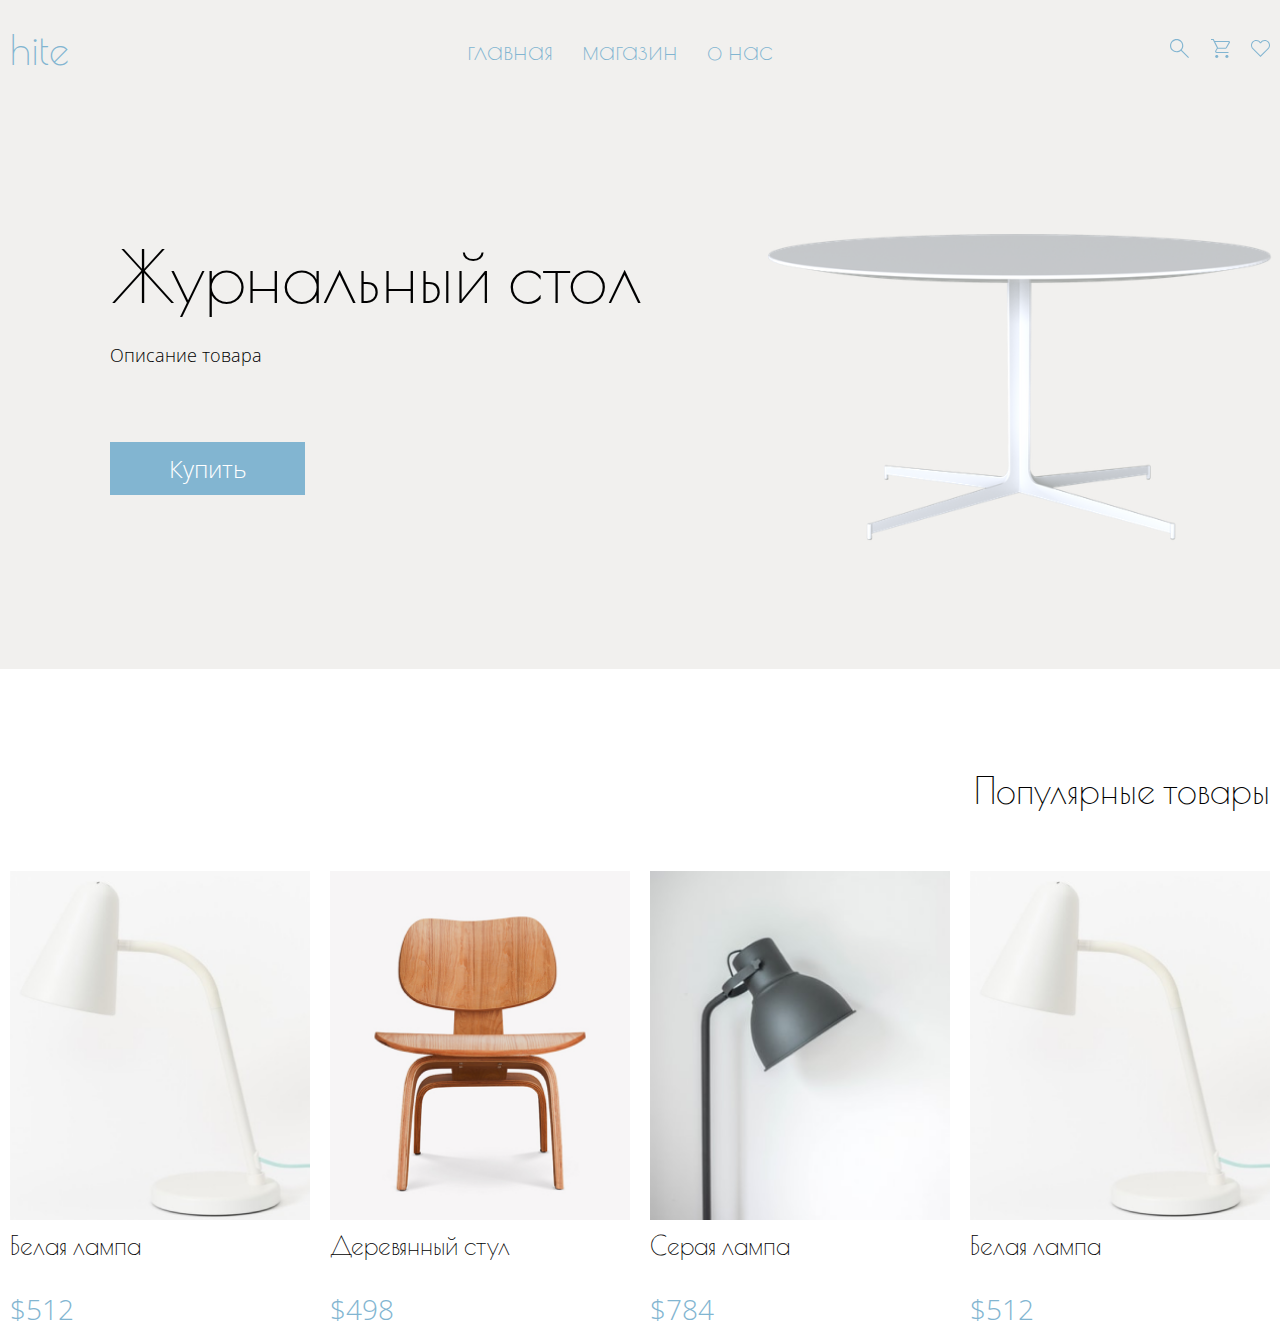
<file: index.html>
<!DOCTYPE html>
<html lang="en">
  <head>
    <meta charset="UTF-8" />
    <meta name="viewport" content="width=device-width, initial-scale=1.0" />
    <link rel="stylesheet" href="css/normalize.css" />
    <link rel="preconnect" href="https://fonts.googleapis.com" />
    <link rel="preconnect" href="https://fonts.gstatic.com" crossorigin />
    <link
      href="https://fonts.googleapis.com/css2?family=Open+Sans:ital,wght@0,300..800;1,300..800&family=Poiret+One&display=swap"
      rel="stylesheet"
    />
    <link rel="stylesheet" href="css/style.css" />
    <link
      type="image/x-icon"
      href="img/icons/favicon.svg"
      rel="shortcut icon"
    />
    <title>Главная</title>
  </head>
  <body>
    <header>
      <div class="header__container container">
        <div class="header__logo">hite</div>
        <ul class="header__menu">
          <li><a href="#" class="header__menu__link">главная</a></li>
          <li><a href="#" class="header__menu__link">магазин</a></li>
          <li><a href="#" class="header__menu__link">о нас</a></li>
        </ul>
        <ul class="header__nav">
          <li>
            <a href="#" class="header__nav__icon"
              ><img src="img/icons/search.svg" alt="поиск"
            /></a>
          </li>
          <li>
            <a href="#" class="header__nav__icon"
              ><img src="img/icons/basket.svg" alt="Корзина"
            /></a>
          </li>
          <li>
            <a href="#" class="header__nav__icon"
              ><img src="img/icons/favorites.svg" alt="Избранное"
            /></a>
          </li>
        </ul>
      </div>
    </header>
    <main>
      <article class="banner">
        <div class="banner__container container">
          <div class="banner__content">
            <h2 class="banner__title">Журнальный стол</h2>
            <p class="banner__description">Описание товара</p>
            <button type="button" class="banner__btn btn">Купить</button>
          </div>
          <div class="banner__img">
            <img src="img/banner.png" alt="товар" />
          </div>
        </div>
      </article>
      <article class="popular">
        <div class="popular__container container">
          <h2 class="popular__title">Популярные товары</h2>
          <div class="popular__products">
            <div class="product">
              <div class="product__img">
                <img src="img/lamp.png" alt="лампа белая" />
                <div class="product__action">
                  <a href="#" class="product__action__link">
                    <img src="img/icons/basket.svg" alt="Корзина" />
                  </a>
                  <a href="#" class="product__action__link">
                    <img src="img/icons/favorites.svg" alt="Избранное" />
                  </a>
                </div>
              </div>
              <div class="product__description">
                <h3 class="product__title">Белая лампа</h3>
                <p class="product__prise">$512</p>
              </div>
            </div>
            <div class="product">
              <div class="product__img">
                <img src="img/chair.png" alt="кресло" />
                <div class="product__action">
                  <a href="#" class="product__action__link">
                    <img src="img/icons/basket.svg" alt="Корзина" />
                  </a>
                  <a href="#" class="product__action__link">
                    <img src="img/icons/favorites.svg" alt="Избранное" />
                  </a>
                </div>
              </div>
              <div class="product__description">
                <h3 class="product__title">Деревянный стул</h3>
                <p class="product__prise">$498</p>
              </div>
            </div>
            <div class="product">
              <div class="product__img">
                <img src="img/lampdark.png" alt="лампа чёрная" />
                <div class="product__action">
                  <a href="#" class="product__action__link">
                    <img src="img/icons/basket.svg" alt="Корзина" />
                  </a>
                  <a href="#" class="product__action__link">
                    <img src="img/icons/favorites.svg" alt="Избранное" />
                  </a>
                </div>
              </div>
              <div class="product__description">
                <h3 class="product__title">Серая лампа</h3>
                <p class="product__prise">$784</p>
              </div>
            </div>
            <div class="product">
              <div class="product__img">
                <img src="img/lamp.png" alt="лампа белая" />
                <div class="product__action">
                  <a href="#" class="product__action__link">
                    <img src="img/icons/basket.svg" alt="Корзина" />
                  </a>
                  <a href="#" class="product__action__link">
                    <img src="img/icons/favorites.svg" alt="Избранное" />
                  </a>
                </div>
              </div>
              <div class="product__description">
                <h3 class="product__title">Белая лампа</h3>
                <p class="product__prise">$512</p>
              </div>
            </div>
          </div>
        </div>
      </article>
    </main>
    <script src="scripts/script.js"></script>
  </body>
</html>
</file>
<file: css/style.css>
html,
body {
  height: 100%;
}

body {
  font-family: "Poiret One", sans-serif;
  font-optical-sizing: auto;
  font-weight: 300;
  font-style: normal;
  margin: 0;
  padding: 0;
  box-sizing: border-box;
}

div {
  box-sizing: border-box;
}

img {
  width: 100%;
}

a {
  text-decoration: none;
  color: var(--text);
}
ul {
  list-style-type: none;
  margin: 0;
  padding: 0;
}

h1,
h2,
h3,
h4,
h5,
h6 {
  margin: 0;
}

/* Стилизация полосы прокрутки */
::-webkit-scrollbar {
  width: 10px; /* Ширина скроллбара */
}

/* Оформление ползунка скроллбара */
::-webkit-scrollbar-thumb {
  background-color: #666; /* Цвет ползунка */
  border-radius: 5px; /* Закругление углов */
}

/* Оформление трека скроллбара */
::-webkit-scrollbar-track {
  background-color: #999; /* Цвет трека */
}

:root {
  --primeryFont: "Poiret One", sans-serif;
  --secondFont: "Open Sans", sans-serif;

  --main: #82b5d1;
  --primery: #344854;
  --white: #ffffff;
  --text: #4e6d7d;
  --light: #f1f0ee;
}

/* -------------- UI -------------- */
.container {
  max-width: 1300px;
  margin: 0 auto;
  padding: 0 10px;
}
.btn {
  width: 195px;
  height: 53px;
  border: none;
  color: white;
  font-size: 1.5rem;
  font-weight: 300;
  line-height: 38px;
  font-family: var(--secondFont);
}

.product {
  height: 300px;
  width: 400px;
}
.product__img {
  position: relative;
}

.product__img:hover .product__action {
  opacity: 1;
  visibility: visible;
}

.product__action {
  position: absolute;
  top: 5px;
  right: 5px;
  display: flex;
  align-items: center;
  border: 1px solid rgb(104, 145, 167);
  background: rgb(205, 225, 237);
  padding: 5px 10px;
  opacity: 0;
  transition: opacity 0.5s ease;
  visibility: hidden;
}

.product__action__link {
  width: 19px;
  margin-right: 20px;
}
.product__action__link:last-child {
  margin-right: 0px;
}

.product__description {
}
.product__title {
  margin-top: 5px;
  font-size: 1.57rem;
  font-weight: 400;
  line-height: 33px;
}
.product__prise {
  color: var(--main);
  font-family: var(--secondFont);
  font-size: 1.75rem;
  font-weight: 300;
  line-height: 38px;
}

/* -------------- Header -------------- */
header {
  background-color: var(--light);
}

.header__container {
  height: 100px;
  color: var(--main);
  display: flex;
  justify-content: space-between;
  align-items: center;
}

.header__logo {
  font-size: 2.5rem;
  line-height: 47px;
}

.header__menu {
  display: flex;
}

.header__menu li {
  margin-right: 29px;
}

.header__menu li:last-child {
  margin-right: 0;
}

.header__menu__link {
  color: var(--main);
  font-size: 1.75rem;
  font-weight: 300;
  line-height: 38px;
}
.header__nav {
  display: flex;
  width: 100px;
  justify-content: space-between;
}
.header__nav__icon img {
  width: 19px;
  height: 19px;
}

/* -------------- Banner -------------- */

.banner {
  background-color: var(--light);
}
.banner__container {
  display: flex;
  justify-content: space-between;
  padding: 134px 0 110px 0;
}
.banner__content {
  margin-left: 110px;
}
.banner__title {
  color: black;
  font-size: 4.5rem;
  font-weight: 400;
  line-height: 84px;
}
.banner__description {
  color: black;
  font-size: 1.125rem;
  font-weight: 300;
  line-height: 38px;
  font-family: var(--secondFont);
}
.banner__img {
  width: 40%;
}
.banner__btn {
  margin-top: 50px;
  background-color: var(--main);
}

/* -------------- Popular -------------- */
.popular__title {
  margin-top: 100px;
  font-size: 2.25rem;
  font-weight: 400;
  line-height: 42px;
  text-align: right;
}
.popular__products {
  margin-top: 60px;
  display: flex;
  gap: 20px;
}
</file>
